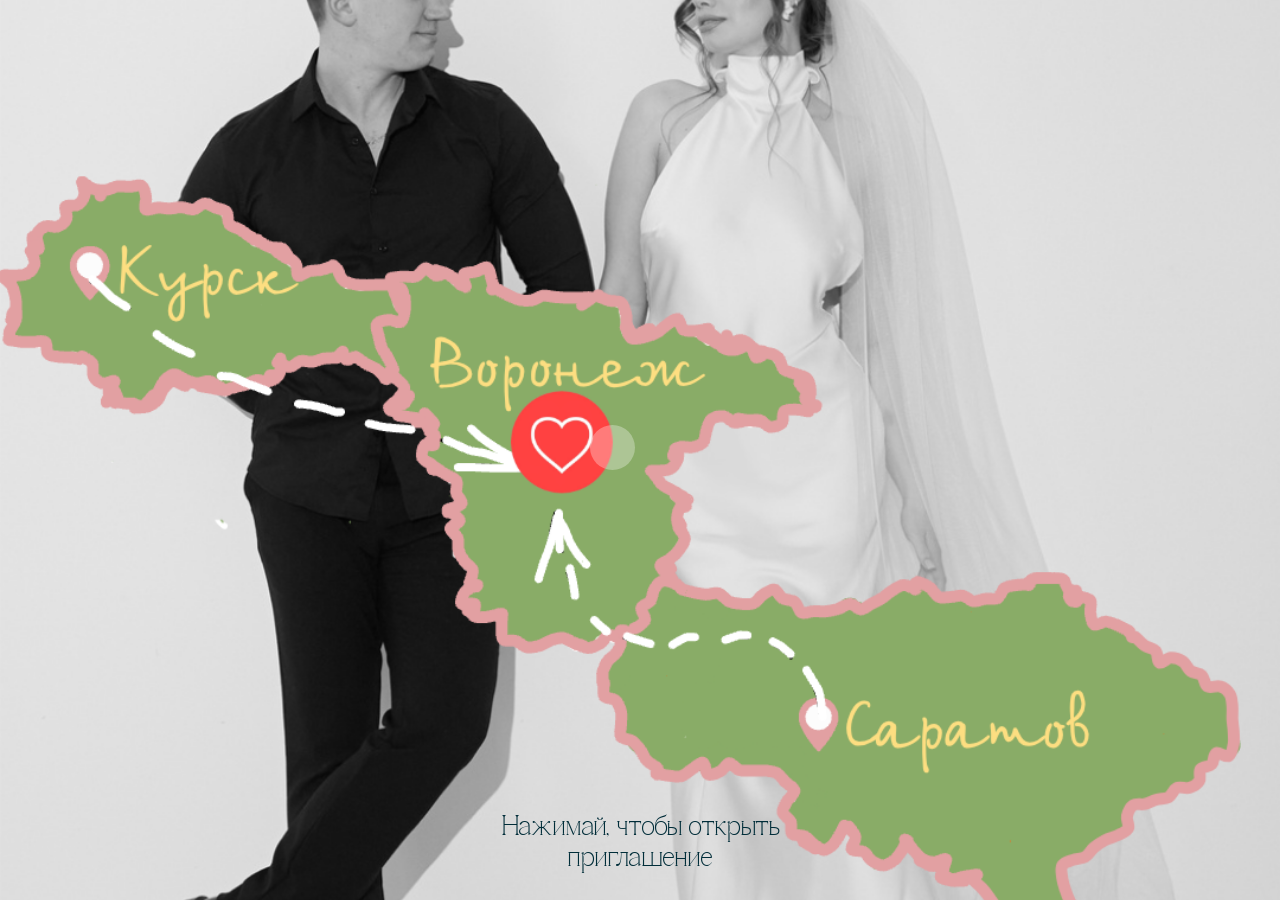
<file: index.html>
<!DOCTYPE html>
<html lang="ru"><head><meta http-equiv="Content-Type" content="text/html; charset=UTF-8">
    
    <meta name="viewport" content="width=device-width, initial-scale=1.0">
    <title>Мой дом - это ты</title>
    <link href="./Приглашение_files/css2" rel="stylesheet">
    <link rel="preconnect" href="https://fonts.googleapis.com/">
    <link rel="preconnect" href="https://fonts.gstatic.com/" crossorigin="">
    <link href="./Приглашение_files/css2(1)" rel="stylesheet">
    
<link href="https://fonts.googleapis.com/css2?family=Poiret+One&display=swap" rel="stylesheet">
<link href="https://fonts.googleapis.com/css?family=Great+Vibes&display=swap" rel="stylesheet">
<link href="https://fonts.googleapis.com/css2?family=Cormorant+Infant&display=swap" rel="stylesheet">
    
    <link href="./Приглашение_files/css2(2)" rel="stylesheet">
    <link href="./Приглашение_files/css2(3)" rel="stylesheet">
    <link href="./Приглашение_files/css2(4)" rel="stylesheet">
    <link rel="stylesheet" href="./Приглашение_files/styles.css">
    <link rel="stylesheet" href="./Приглашение_files/adaptive.css">

</head>
<body>
<div id="preloader">
    
<audio id="bgMusic" loop="">
        <source src="Приглашение_files/вступление_слова.mp3" type="audio/mpeg">
    </audio>

    <div class="preloader-text">
        <div class="preloader-name fraza">
            
        </div>


        <div class=" open-btn">
            <div class="pulse-circle"></div>
           

        </div>
    </div>
    <div class="najimai">Нажимай, чтобы открыть <br> приглашение</div>
</div>
    
<div id="content">
    <div class="background-wrapper">
<button id="music-toggle" style="position: fixed; top: 4%; right: 8%; z-index: 1000; display: block;">🔊</button>
    </div>
    
    
<section class="main hidden">
    
</section>


    <div class="suitcase-container hidden">
          <div class="suitcase-text">
              Мы долго и с любовью продумывали <br>
              концепцию этого дня — и нам будет<br>
              очень приятно, если вы поддержите её<br>
              в своих образах. Так мы все будем <br>
              гармонировать друг с другом — и на<br>
              фото, и в моменте</div>
    <img src="Приглашение_files/suitcase-closed.png" class="suitcase-closed" alt="Закрытый чемодан">
    <img src="Приглашение_files/suitcase-opened.png" class="suitcase-opened" style="display:none;" alt="Открытый чемодан">
            <div class="pulse-circle-suitcase"></div>

<div class="dresscode-references">
    <div class="strelka-text">листай
        <br>
        <!-- стрелка SVG (можно ту же, что в примере) -->
        <svg xmlns="http://www.w3.org/2000/svg" version="1.0" width="252.000000pt" height="57.000000pt" viewBox="0 0 252.000000 57.000000" preserveAspectRatio="xMidYMid meet">
            <g transform="translate(0.000000,57.000000) scale(0.100000,-0.100000)" fill="#000000" stroke="none">
                <path d="M2147 443 c-14 -13 -6 -33 20 -58 15 -14 23 -25 18 -25 -6 0 -449 -1 -985 -3 l-975 -3 2 -28 c1 -16 4 -30 6 -33 3 -2 211 1 463 7 713 16 1484 18 1484 3 0 -7 -5 -13 -10 -13 -18 0 -35 -49 -21 -63 9 -9 24 2 67 47 30 33 53 62 52 67 -5 13 -99 109 -107 109 -4 0 -11 -3 -14 -7z"/>
            </g>
        </svg>
    </div>
    <div class="strelka-images">
        <img src="Приглашение_files/reference1.png" alt="зеленый">
        <img src="Приглашение_files/reference2.png" alt="розовый">
        <img src="Приглашение_files/reference4.png" alt="голубой">
        <img src="Приглашение_files/reference5.png" alt="бежевый">
        <img src="Приглашение_files/reference6.png" alt="желтый">
    </div>
</div>
        
    </div>

<div class="location hidden">
    <div class="strelka-text">листай
        <br>
        <!-- стрелка SVG (можно ту же, что в примере) -->
        <svg xmlns="http://www.w3.org/2000/svg" version="1.0" width="252.000000pt" height="57.000000pt" viewBox="0 0 252.000000 57.000000" preserveAspectRatio="xMidYMid meet">
            <g transform="translate(0.000000,57.000000) scale(0.100000,-0.100000)" fill="#000000" stroke="none">
                <path d="M2147 443 c-14 -13 -6 -33 20 -58 15 -14 23 -25 18 -25 -6 0 -449 -1 -985 -3 l-975 -3 2 -28 c1 -16 4 -30 6 -33 3 -2 211 1 463 7 713 16 1484 18 1484 3 0 -7 -5 -13 -10 -13 -18 0 -35 -49 -21 -63 9 -9 24 2 67 47 30 33 53 62 52 67 -5 13 -99 109 -107 109 -4 0 -11 -3 -14 -7z"/>
            </g>
        </svg>
    </div>
    <div class="location-images">
        <img src="Приглашение_files/usadba1.png" alt="">
        <img src="Приглашение_files/usadba2.png" alt="">
        <img src="Приглашение_files/usadba3.png" alt="">
    </div>
</div>    

<section class="program">
    <div class="container">
        <div class="program-title hidden">
            
        </div>
        <div class="time-line-svg">
            <!-- СЮДА ВСТАВЬТЕ СВОЙ SVG (можно тот же, что в примере, или другой) -->
            <svg xmlns="http://www.w3.org/2000/svg" version="1.0" width="735.000000pt" height="1800.000000pt" viewBox="0 0 735.000000 1800.000000" preserveAspectRatio="xMidYMid meet">
                    <g transform="translate(0.000000,1800.000000) scale(0.100000,-0.100000)" fill="#a97a7a" stroke="none">
                        <path d="M3269 17940 c-44 -23 -89 -79 -112 -138 -22 -55 -22 -191 -1 -263 26 -91 113 -254 177 -331 184 -222 420 -408 518 -408 30 0 145 49 159 68 3 4 39 33 80 64 41 31 91 73 110 93 18 19 43 35 55 35 14 0 52 -33 111 -95 49 -53 109 -117 134 -144 91 -96 246 -279 357 -420 28 -36 58 -73 65 -82 21 -22 131 -170 150 -199 8 -14 30 -41 47 -60 17 -19 31 -39 31 -43 0 -5 12 -24 27 -44 30 -39 79 -115 170 -261 32 -52 66 -106 75 -120 10 -15 24 -40 32 -57 8 -16 28 -52 45 -80 32 -54 165 -319 200 -400 12 -27 28 -63 36 -80 7 -16 23 -57 36 -90 13 -33 27 -64 31 -69 4 -6 8 -18 8 -28 0 -9 6 -32 14 -50 24 -56 43 -111 61 -173 10 -33 22 -71 27 -85 6 -14 14 -45 19 -70 4 -25 18 -83 29 -130 12 -47 26 -115 30 -152 5 -38 12 -73 16 -80 4 -6 10 -52 15 -102 4 -50 12 -140 19 -201 21 -189 6 -413 -50 -740 -18 -106 -69 -283 -106 -373 -8 -18 -14 -37 -14 -42 0 -10 -38 -97 -86 -195 -32 -67 -90 -170 -125 -223 -16 -24 -29 -47 -29 -53 0 -5 -5 -9 -10 -9 -6 0 -14 -8 -17 -17 -28 -75 -301 -369 -405 -436 -15 -9 -35 -25 -45 -35 -31 -32 -251 -169 -353 -220 -25 -13 -52 -27 -60 -32 -14 -8 -117 -55 -190 -87 -19 -8 -48 -21 -65 -29 -16 -7 -42 -16 -58 -20 -15 -3 -30 -10 -33 -15 -3 -5 -12 -9 -21 -9 -8 0 -29 -6 -46 -13 -52 -22 -100 -38 -137 -47 -19 -4 -48 -13 -65 -18 -93 -32 -314 -88 -399 -103 -27 -5 -54 -13 -60 -19 -5 -5 -29 -10 -52 -10 -24 0 -55 -5 -71 -12 -15 -6 -53 -14 -83 -19 -71 -9 -182 -27 -245 -40 -27 -6 -81 -14 -118 -19 -37 -5 -77 -12 -89 -16 -11 -3 -55 -10 -97 -14 -159 -18 -257 -31 -296 -41 -22 -6 -78 -15 -125 -20 -47 -4 -94 -13 -105 -18 -11 -6 -45 -12 -75 -14 -64 -4 -187 -24 -245 -38 -22 -6 -69 -15 -105 -20 -36 -5 -74 -14 -85 -19 -11 -5 -36 -11 -55 -14 -45 -6 -155 -32 -189 -44 -14 -5 -53 -17 -86 -26 -33 -10 -73 -24 -88 -32 -16 -8 -34 -14 -42 -14 -12 0 -145 -54 -175 -71 -8 -4 -37 -20 -65 -34 -56 -28 -64 -33 -150 -89 -75 -50 -267 -240 -288 -286 -4 -8 -16 -28 -26 -45 -11 -16 -29 -50 -41 -75 -12 -25 -26 -53 -31 -63 -6 -10 -18 -46 -28 -80 -64 -219 -74 -309 -53 -477 18 -147 59 -270 157 -470 41 -84 35 -73 107 -195 29 -49 56 -91 61 -93 4 -2 7 -8 7 -14 0 -6 14 -27 30 -48 17 -21 30 -41 30 -44 0 -6 73 -107 108 -151 4 -5 36 -48 72 -94 35 -47 71 -92 79 -101 9 -9 45 -53 81 -96 36 -43 69 -84 75 -90 5 -6 44 -49 85 -94 176 -195 513 -539 605 -617 17 -14 66 -60 110 -102 44 -42 111 -103 150 -136 38 -33 76 -67 85 -76 8 -9 49 -45 90 -80 41 -35 81 -71 90 -79 9 -8 47 -40 85 -70 37 -30 75 -63 84 -72 8 -10 19 -18 23 -18 5 0 16 -8 27 -17 10 -10 33 -29 52 -43 18 -14 40 -32 48 -41 9 -8 45 -37 81 -64 36 -27 67 -52 70 -55 9 -10 150 -124 186 -149 19 -13 34 -29 34 -35 0 -7 -33 -27 -72 -45 -40 -18 -86 -39 -103 -46 -104 -47 -172 -78 -185 -85 -9 -4 -49 -24 -90 -45 -41 -20 -82 -41 -90 -46 -8 -5 -22 -12 -30 -15 -8 -3 -22 -9 -30 -14 -8 -5 -35 -19 -60 -32 -25 -12 -76 -41 -115 -63 -38 -23 -77 -44 -85 -48 -8 -4 -28 -16 -45 -27 -16 -11 -39 -24 -50 -29 -11 -5 -37 -21 -58 -35 -21 -14 -40 -26 -42 -26 -2 0 -21 -12 -42 -26 -21 -14 -48 -30 -60 -35 -13 -5 -23 -13 -23 -19 0 -5 -4 -10 -10 -10 -5 0 -39 -20 -76 -45 -36 -25 -67 -45 -70 -45 -5 0 -202 -143 -226 -165 -10 -8 -21 -15 -25 -15 -5 0 -24 -14 -43 -31 -19 -16 -71 -58 -115 -91 -44 -34 -91 -72 -105 -84 -14 -12 -61 -53 -105 -91 -206 -175 -504 -476 -627 -633 -23 -30 -45 -57 -48 -60 -15 -13 -80 -98 -80 -104 0 -4 -9 -17 -21 -29 -26 -28 -163 -234 -196 -296 -7 -13 -23 -42 -35 -65 -12 -22 -27 -48 -33 -56 -19 -27 -119 -254 -144 -330 -31 -91 -53 -173 -70 -262 -6 -32 -16 -84 -23 -115 -20 -99 -22 -294 -4 -357 9 -30 16 -70 16 -89 0 -36 21 -118 46 -175 8 -18 14 -40 14 -50 0 -9 7 -26 15 -36 8 -11 15 -25 15 -32 0 -12 32 -85 53 -119 6 -11 25 -42 41 -70 99 -165 399 -480 705 -740 46 -38 90 -77 99 -86 10 -8 46 -39 82 -68 36 -30 83 -68 105 -87 55 -45 187 -147 330 -254 66 -49 128 -96 137 -105 10 -8 22 -15 28 -15 5 0 10 -4 10 -9 0 -4 30 -29 67 -54 38 -25 105 -72 150 -104 232 -163 230 -162 559 -381 10 -7 27 -15 37 -18 9 -4 17 -10 17 -15 0 -4 11 -14 24 -21 13 -7 76 -48 139 -91 74 -49 126 -77 143 -77 26 0 24 2 -20 32 -26 18 -55 38 -64 43 -9 6 -44 28 -77 50 -33 22 -68 44 -77 50 -70 43 -506 340 -538 367 -19 17 -51 36 -72 44 -10 3 -18 10 -18 14 0 5 -17 19 -38 31 -20 13 -63 42 -94 66 -31 24 -61 43 -66 43 -6 0 -12 3 -14 8 -2 4 -27 25 -57 46 -30 21 -59 43 -65 48 -6 5 -60 46 -121 90 -60 45 -114 87 -120 93 -5 7 -39 34 -75 61 -36 26 -130 103 -210 169 -183 152 -194 161 -244 210 -22 22 -59 55 -81 74 -22 19 -98 91 -170 161 -267 261 -349 362 -440 550 -80 165 -111 268 -134 441 -50 382 76 821 369 1283 54 85 223 316 282 386 17 19 53 62 82 95 69 80 384 396 471 471 64 56 93 81 164 139 13 11 33 28 42 37 49 47 501 378 516 378 3 0 22 13 42 29 31 25 64 46 185 119 11 7 35 22 51 32 17 11 39 24 50 30 11 6 34 19 50 30 17 11 39 24 50 30 11 6 47 26 80 45 33 19 110 59 170 90 106 54 125 64 163 85 42 23 171 82 302 140 41 18 89 38 105 46 77 34 50 48 339 -163 75 -55 133 -96 286 -202 61 -42 257 -174 292 -196 9 -5 49 -32 90 -60 40 -27 80 -53 88 -58 8 -4 27 -15 41 -25 15 -9 70 -44 123 -77 54 -33 109 -68 124 -77 15 -10 36 -22 47 -28 11 -6 34 -19 50 -30 17 -11 53 -31 80 -45 28 -14 64 -35 80 -45 17 -11 39 -24 50 -30 11 -6 47 -26 80 -44 33 -19 96 -53 140 -76 44 -22 87 -45 95 -50 37 -22 263 -130 273 -130 6 0 18 -6 26 -13 9 -8 68 -35 131 -61 63 -27 129 -54 145 -61 17 -7 47 -20 68 -29 21 -9 44 -16 52 -16 9 0 23 -4 33 -10 24 -14 101 -40 143 -49 19 -4 41 -11 48 -15 16 -10 111 -35 176 -46 28 -5 75 -14 105 -20 74 -16 361 -7 413 12 21 8 43 20 49 26 7 7 17 12 24 12 6 0 34 21 62 47 98 92 134 230 112 425 -7 62 -19 131 -26 153 -8 22 -14 50 -14 63 0 13 -5 33 -12 45 -6 12 -15 35 -19 52 -4 16 -17 55 -29 85 -12 30 -26 68 -31 84 -16 54 -123 260 -171 332 -27 39 -48 76 -48 82 0 6 18 31 40 57 87 101 174 243 218 360 44 114 65 289 42 349 -14 38 -76 102 -123 127 -35 20 -57 23 -133 23 -125 -1 -172 -28 -335 -196 -52 -54 -99 -98 -104 -98 -4 0 -45 40 -92 89 -91 98 -146 141 -238 191 -152 83 -311 16 -358 -151 -10 -35 -20 -70 -22 -76 -5 -15 -110 -9 -248 13 -103 17 -469 19 -537 3 -25 -6 -92 -14 -150 -19 -118 -9 -286 -35 -325 -50 -15 -6 -40 -10 -56 -10 -16 0 -57 -7 -92 -16 -192 -48 -295 -76 -322 -85 -16 -6 -48 -15 -70 -20 -22 -4 -65 -18 -95 -29 -30 -12 -68 -25 -85 -30 -53 -15 -221 -75 -293 -106 -18 -8 -39 -14 -48 -14 -12 0 -207 139 -224 160 -3 3 -45 37 -95 75 -49 38 -106 83 -126 99 -19 17 -66 56 -104 86 -38 30 -76 62 -85 71 -9 8 -38 32 -64 52 -26 20 -76 62 -111 94 -34 32 -91 83 -126 113 -34 30 -89 79 -121 107 -31 29 -69 63 -84 75 -29 25 -85 79 -310 299 -199 195 -386 393 -513 544 -23 28 -66 77 -94 109 -164 188 -425 568 -511 744 -89 181 -131 283 -146 357 -5 22 -14 54 -21 70 -20 49 -16 326 5 405 68 252 142 395 271 526 52 52 179 154 240 191 44 27 222 113 234 113 7 0 25 6 39 14 43 22 161 64 212 76 19 4 48 13 63 19 16 6 39 11 52 11 13 0 36 5 52 12 29 12 115 31 213 48 30 5 73 14 95 19 22 6 61 11 86 11 25 0 54 7 65 15 10 8 42 15 69 15 28 1 70 5 95 11 25 5 79 14 120 19 41 5 98 14 125 19 28 5 75 10 105 10 30 1 66 7 80 14 15 8 63 17 108 20 45 4 91 11 101 17 11 5 41 10 68 10 26 1 75 7 108 15 33 8 77 15 99 15 21 0 59 7 85 14 25 8 75 20 111 26 134 22 166 28 193 39 16 6 45 11 65 11 20 1 48 7 62 15 14 8 35 14 46 15 12 0 46 7 75 16 30 8 79 22 109 30 30 8 69 20 85 26 17 5 48 14 70 19 21 6 44 14 50 18 5 5 21 11 35 14 28 6 80 23 125 42 17 7 50 20 75 30 25 10 59 23 75 30 55 23 300 146 330 165 17 11 41 24 54 30 27 12 159 98 178 116 6 6 34 25 62 43 28 18 51 37 51 42 0 5 5 9 11 9 16 0 214 196 273 270 83 104 148 198 205 295 29 50 57 97 62 105 5 8 12 22 15 30 11 26 65 144 76 165 6 11 15 33 19 50 4 16 17 55 29 85 23 58 32 85 51 160 6 25 17 68 24 95 69 253 94 665 60 945 -18 146 -42 298 -57 355 -5 22 -12 54 -14 70 -3 17 -11 54 -19 83 -8 28 -22 78 -31 110 -8 31 -20 71 -26 87 -5 17 -14 44 -18 60 -19 67 -72 211 -81 220 -5 5 -9 18 -9 30 0 12 -7 30 -15 41 -8 10 -15 25 -15 32 0 21 -185 401 -255 527 -19 33 -39 69 -45 80 -6 11 -19 34 -30 50 -11 17 -23 37 -27 45 -3 8 -21 38 -38 65 -18 28 -50 77 -71 110 -21 33 -43 68 -49 77 -53 91 -491 665 -523 687 -4 3 -15 16 -24 29 -8 12 -51 62 -95 110 -44 48 -102 112 -129 142 -27 30 -85 92 -129 138 -44 46 -82 88 -84 93 -2 6 7 21 19 34 51 54 173 279 192 353 5 21 14 55 20 77 6 22 11 81 12 132 1 87 -1 94 -29 135 -95 134 -273 157 -415 53 -26 -19 -90 -79 -143 -135 -62 -64 -101 -98 -110 -94 -8 3 -29 23 -47 45 -53 66 -211 198 -276 229 -75 37 -176 41 -235 10z m2121 -11365 c36 -8 101 -15 145 -15 102 -1 116 -11 140 -105 30 -117 65 -192 144 -310 87 -128 311 -340 446 -423 52 -32 68 -37 120 -37 52 0 68 5 115 35 30 19 63 43 72 53 10 9 22 17 26 17 5 0 28 18 53 40 57 51 76 57 100 31 10 -11 19 -22 19 -25 0 -3 14 -26 31 -51 38 -57 119 -212 119 -230 0 -7 6 -18 14 -24 8 -6 16 -24 19 -39 3 -15 23 -79 44 -142 67 -195 78 -256 77 -425 0 -119 -3 -157 -16 -180 -9 -17 -19 -37 -22 -45 -25 -65 -92 -120 -196 -161 -47 -18 -311 -24 -388 -8 -31 6 -77 15 -102 19 -56 11 -147 34 -180 47 -14 6 -52 18 -85 28 -77 23 -212 73 -247 91 -14 8 -32 14 -39 14 -6 0 -37 12 -68 26 -31 14 -76 35 -101 46 -25 11 -85 39 -135 63 -49 24 -97 46 -105 49 -8 3 -22 10 -30 14 -8 5 -24 14 -36 20 -12 6 -61 32 -110 58 -49 26 -122 64 -163 86 -41 21 -79 42 -85 47 -6 5 -40 24 -76 43 -36 19 -83 46 -106 60 -23 15 -56 35 -75 45 -19 10 -52 30 -74 44 -22 14 -47 29 -55 33 -22 10 -47 26 -118 74 -35 23 -65 42 -68 42 -2 0 -32 19 -67 43 -34 24 -69 46 -77 50 -19 9 -44 26 -187 123 -219 149 -258 177 -315 220 -31 24 -59 44 -63 44 -3 0 -68 47 -145 105 -77 58 -144 105 -150 105 -6 0 -10 10 -8 22 2 15 13 26 33 32 29 8 44 14 125 49 19 8 50 18 67 21 18 4 35 12 38 17 4 5 18 9 32 9 13 0 37 6 51 14 27 14 74 28 212 66 41 12 83 25 92 31 10 5 30 9 44 9 14 0 47 6 73 14 89 28 232 58 361 76 36 5 88 14 115 19 28 5 79 10 115 11 36 1 85 7 110 14 66 19 455 20 540 1z"></path>
                    </g>
                </svg>
                

            <div class="timeline">
                <!-- СОБЫТИЕ 1 (слева сверху) -->
                <div class="event event-one">
                    <div class="time-info">
                        <div class="time-info-time hidden">14:30</div>
                        <div class="description fonts hidden-right">
                            <span>ВЕЛКОМ</span>
                            <br>
                            
                            <br>
                           
                        </div>
                    </div>
                </div>

                <!-- СОБЫТИЕ 2 (справа, чуть ниже) -->
                <div class="event event-two">
                    <div class="time-info">
                        <div class="time-info-time hidden">15:00</div>
                        <div class="description fonts hidden-right">
                            <span>ТОРЖЕСТВЕННАЯ ЦЕРЕМОНИЯ</span>
                            <br>
                            
                            <br>
                            
                        </div>
                    </div>
                </div>

                <!-- СОБЫТИЕ 3 (слева, ещё ниже) -->
                <div class="event event-three">
                    <div class="time-info">
                        <div class="time-info-time hidden">16:00</div>
                        <div class="description fonts hidden-right">
                            <span>НАЧАЛО<br>БАНКЕТА</span>
                            <br>
                            
                        </div>
                    </div>
                </div>

                <!-- СОБЫТИЕ 4 (справа, внизу) – ДОБАВЛЯЕМ -->
                <div class="event event-four">
                    <div class="time-info">
                        <div class="time-info-time hidden">22:00</div>
                        <div class="description fonts hidden-right">
                            <span>ЗАВЕРШЕНИЕ ВЕЧЕРА</span>
                            <br>
                           
                            <br>
                            
                        </div>
                    </div>
                </div>
            </div>
        </div>
    </div>
</section>
<section class="wishes">
    <div class="container hidden">
       
        <div class="wishes-text">
            Нам очень дорога ваша забота и внимание
   и мы будем очень рады любому подарку! 
   И неважно, в какой конверт вы его упакуете
            <br>
            <br>
            Мы не успеем насладиться красотой живых цветов,<br> 
    поэтому мы будем очень признательны,<br> 
    если вместо букета вы сделаете другое доброе дело<br> 
    или просто поделитесь с нами своим теплом 
            <br>
            <br>
            
        </div>
    </div>
</section>

    
<section class="organizer">
    <div class="container hidden">
        
        <div class="organizer-text">
            Если вы хотите сделать для нас сюрприз или уточнить детали торжества, 
            свяжитесь, пожалуйста, с нашим замечательным организатором 
           
        </div>
        <div class="organizer-name fonts">
            Мария
        </div>
        <a href="tel:+79304109330">+7 930 410 93 30</a>
    </div>
</section>

<section class="presence">
    <div class="container hidden">
        <div class="presence-title fonts">
          
        </div>
        <div class="presence-text">
            Осенью вы уже сказали нам "ДА", теперь просим вас подтвердить своё присутствие в анкете, чтобы мы смогли всё предусмотреть. Ждём ваши ответы до 10 июля.
        </div>

        <form class="wedding-form">
           
            <fieldset>
                <legend>Имя и фамилия</legend>
                <input type="text" name="fullname" placeholder="Введите имя" wfd-id="id2">
            </fieldset>
            
            <fieldset>
                <legend>Планируете ли вы присутствовать на свадьбе?</legend>
                <label><input type="radio" name="attendance" value="yes" wfd-id="id0">Да, с удовольствием!</label>
                <label><input type="radio" name="attendance" value="no" wfd-id="id1"> К сожалению, не смогу</label>
            </fieldset>

             <fieldset>
                <legend>Нужен ли вам трансфер до площадки? (с площади Ленина)?</legend>
                <label><input type="radio" name="transfer" value="da" wfd-id="id10">Да</label>
                <label><input type="radio" name="transfer" value="net" wfd-id="id11">Доберусь самостоятельно</label>
            </fieldset>

            <fieldset>
                <legend>Есть ли у вас аллергия на какие-либо продукты?“ Если да — напишите, на что именно. Это очень важно для нас: так мы точно знаем, как организовать питание</legend>
                <input type="text" name="allergy" placeholder="Введите на что именно" wfd-id="id12">
            </fieldset>
            
            <fieldset>
                <legend>Предпочтение по напиткам</legend>
                <p class="des">Можно выбрать несколько вариантов</p>
                <label><input type="checkbox" name="drink" value="champagne" wfd-id="id3"> шампанское</label>
                <label><input type="checkbox" name="drink" value="red_wine" wfd-id="id4"> вино красное</label>
                <label><input type="checkbox" name="drink" value="white_wine" wfd-id="id5"> вино белое</label>
                <label><input type="checkbox" name="drink" value="cognac" wfd-id="id6"> коньяк</label>
                
                <label><input type="checkbox" name="drink" value="vodka" wfd-id="id8"> водка</label>
                <label><input type="checkbox" name="drink" value="no_alcohol" wfd-id="id9">безалкогольные напитки</label>
            </fieldset>
<!--            <fieldset>-->
<!--                <legend>Есть ли у вас пожелания по организации свадьбы</legend>-->
<!--                <textarea name="wishes" placeholder="Напишите пожелания"></textarea>-->
<!--            </fieldset>-->
            <button type="submit">Отправить</button>
        </form>
    </div>
</section>
<section class="timout">
    <div class="container">
        <div class="timout-title">
            До свадьбы осталось:
        </div>
        <div id="countdown">
            <div class="time-box">
                <span id="days">36</span>
                <p>Дней</p>
            </div>
            <div class="time-box">
                <span id="hours">1</span>
                <p>Часов</p>
            </div>
            <div class="time-box">
                <span id="minutes">40</span>
                <p>Минут</p>
            </div>
            <div class="time-box">
                <span id="seconds">7</span>
                <p>Секунд</p>
            </div>
        </div>

    </div>
</section>
</div>
<script src="./Приглашение_files/script.js"></script>


</body></html>
</file>
<file: Приглашение_files/styles.css>
@font-face {
    font-family: "Felidae";
    src: url("../fonts/Felidae.ttf") format("truetype");
}
@font-face {
    font-family: "Caviar Dreams";
    src: url("../fonts/CaviarDreams.ttf") format("truetype");
    /* если у вас есть другие начертания (жирное, курсив), добавьте отдельные блоки */
}
* {
    margin: 0;
    padding: 0;
}
/*тут добавил че-то странное*/
overflow-x: hidden;
    width: 100%;
/*тут конец странностям*/
.container {
    max-width: 1100px;
    margin: 0 auto;
    color: #002D39;
    font-family: "Poiret One", sans-serif;

}

.hidden {
    opacity: 0;
    transform: translateY(50px);
    transition: opacity 0.8s ease-out, transform 0.8s ease-out;
}
.hidden-center {
    opacity: 0;
    transform: scale(0); /* уменьшаем до центра */
    transition: opacity 0.8s ease-out, transform 0.8s ease-out;
}

.show-center {
    opacity: 1;
    transform: scale(1); /* нормальный размер */
}
.show {
    opacity: 1;
    transform: translateY(0);
}

.fonts {
    font-family: "Great Vibes", sans-serif;
}
/*для тацминга*/
.hidden-right {
    opacity: 0;
    transform: translateX(50px);
    transition: opacity 0.8s ease, transform 0.8s ease;
}
.hidden-right.show {
    opacity: 1;
    transform: translateX(0);
}
/*для тайминга*/

#preloader {
    touch-action: pan-y;
    background-color: pink;          /* запасной фон */
    background-image: url('fon.png');
    background-size: cover;
    background-position: center;
    background-repeat: no-repeat;
    position: fixed;
    width: 100%;
    height: 100%;
    display: flex;
    align-items: center;
    justify-content: center;

top: 0;
left: 0;
padding: 0;
margin: 0;  
box-sizing: border-box;
    
    color: white;
    font-size: 24px;
    font-family: Arial, sans-serif;
    flex-direction: column;
    opacity: 1;
    transition: opacity 1s ease;
    text-align: center;
    overflow: hidden;
}

/*тут начал пихать музоннннннннннннннннннннннннннннннннннннннннннннннннннннннннннннннннннннннннннннннннннннннннннннннннннннннннннннннннннн*/
#music-toggle {
    background-color: rgba(255, 255, 255, 0.5);
    border-radius: 50%;
    padding: 10px 10px 12px 12px;
    font-size: 20px;
    cursor: pointer;
    width: 50px;
    height: 50px;
    box-sizing: border-box;
    border: 1px solid gray;
    transition: background-color 0.3s;
}
#music-toggle:hover {
    background-color: rgba(255, 255, 255, 0.5);
}

button {
    -webkit-appearance: none;
    -moz-appearance: none;
    appearance: none;
    background: white;
    width: 100%;
    padding: 10px;
    border: 1px solid black;
    color: black;
    border-radius: 5px;
    cursor: pointer;
    font-size: 16px;
    font-weight: bold;
}
button:hover {
    background: gray;
}
button:focus {
    outline: none;
}
.music-container {
    display: flex;
    align-items: center;
    justify-content: space-between;
    margin-top: 50px;
    gap: 30px;
    margin-bottom: 30px;
}

.music-button {
    position: relative;
    display: flex;
    align-items: center;
    justify-content: center;
    order: 2;
}


.music-btn {
    width: 50px;
    height: 50px;
    background: transparent !important;
    border: 1px solid black;
    border-radius: 50%;
    color: black;
    display: flex;
    align-items: center;
    justify-content: center;
    font-size: 24px;
    cursor: pointer;
    position: relative;
    z-index: 2;
    order: 2;
}



.music-text {
    font-size: 30px;
    text-align: left;
    color: #706556;
    order: 1;
}

/*тут закончил пихать стили для музонаааааааааааааааааааааааааааааааааааааааааааааааааааааааааааааааааааааааааааааааааааа*/

#bg-video {
    position: absolute;
    top: 50%;
    left: 50%;
    width: 100%;
    height: 100%;
    object-fit: cover;
    transform: translate(-50%, -50%);
    z-index: -1;
}

.preloader-text {
    position: relative;
    z-index: 1;
    /*background: rgba(0, 0, 0, 0.3); !* Затемнённый фон для текста *!*/
    padding: 70px;
    border-radius: 10px;
    display: flex;
    align-items: center;
    justify-content: center;
    flex-direction: column;

}

#content {
    background-color: #d9d9d9;
    display: none;
    opacity: 0;
    transition: opacity 1s ease;
}

.open {
    margin-top: 0px;
}

.preloader-wed-day, .preloader-name, .razblock {
    opacity: 0;
    transform: scale(0.8);
    filter: blur(10px);
    animation: fadeInScale 1s ease-out forwards;
}
.najimai {
    position: fixed;
    bottom: 25px;          /* отступ от нижнего края – регулируйте */
    left: 0;
    right: 0;
    margin: 0 auto;
    width: fit-content;    /* ширина по содержимому, чтобы центрировалось */
    z-index: 1;            /* повыше, чтобы не перекрывался другими элементами */
    /* все остальные свойства оставляем без изменений */
    
    border-radius: 10px;
    display: flex;
    align-items: center;
    justify-content: center;
    flex-direction: column;
white-space: nowrap;        /* запрещает перенос по словам */
    text-align: center;          /* выравнивание текста по центру внутри блока */
    font-size: 28px;
    font-family: "Felidae", sans-serif;
    color: #002D39;
    font-weight: 500;
   
    
    opacity: 0;
    transform: scale(0.8);
    filter: blur(10px);
    animation: fadeInScale 1s ease-out forwards;
}
.open-btn {
    position: relative;
    width: 105px; /* Задайте нужный размер */
    height: 105px;
    margin-left: -55px;   /* сдвиг влево (положительное значение — вправо, отрицательное — влево) */
    margin-top: -35px;    /* сдвиг вниз */
    display: flex;
    align-items: center;
    justify-content: center;
}

.pulse-heart {
    width: 63px; /* Размер сердечка */
    height: 63px;
    animation: heartPulse 1s infinite;
    z-index: 2;
}

.pulse-circle {
    position: absolute;
    width: 45px;
    height: 45px;
    border-radius: 50%;
    background-color: rgba(255, 253, 253, 0.3);
    animation: circlePulse 1s infinite;
    z-index: 1;
}

@keyframes heartPulse {
    0%, 100% {
        transform: scale(1);
    }
    50% {
        transform: scale(1.5);
    }
}

@keyframes circlePulse {
    0% {
        transform: scale(1);
        opacity: 0.6;
    }
    70% {
        transform: scale(2);
        opacity: 0;
    }
    100% {
        transform: scale(1);
        opacity: 0;
    }
}


.razblock {
    font-family: "Felidae", sans-serif;
}
.preloader-name.fraza {
    font-size: 30px;
    margin-bottom: 30px;
    font-family: "Felidae", sans-serif;
    animation-delay: 0.6s;
}

.razblock {
    animation-delay: 0.9s;
}

.open-btn img {
    width: 37px;
}

@keyframes fadeInScale {
    from {
        opacity: 0;
        transform: scale(0.8);
        filter: blur(10px);
    }
    to {
        opacity: 1;
        transform: scale(1);
        filter: blur(0);
    }
}

.background-wrapper {

    background-color: pink;          /* запасной фон */
    background-image: url("2fon.png"); /* путь к вашей картинке */
    background-size: cover;          /* картинка покрывает всю область, сохраняя пропорции */
    background-position: center;
    background-repeat: no-repeat;    /* не повторяет */
    width: 100%;              /* ширина 100% */
    height: 100vh;            /* высота на весь экран */   
    display: flex;
    align-items: center;      /* выравнивание по вертикали */
    justify-content: center;  /* выравнивание по горизонтали */
    
    font-family: "Poiret One", sans-serif; /*шрифт*/
    color: #002D39; /*цвет*/
   
    min-height: 100vh;        /* гарантия для мобильных браузеров */
    box-sizing: border-box
     
}

/*.invite {
    background-image: url("images/background.jpeg");
    display: flex;
    justify-content: center;
    align-items: center;
    padding: 200px 0 150px 0;
    position: relative;
}
.invite img {
    position: absolute;
    top: -201px;
    left: -159px;
    z-index: 1;
    rotate: 183deg;
    opacity: 0.4;
}

.invite .invite-name {
    font-size: 16px;
    text-align: center;
    z-index: 2;
    position: relative;
}*/

/*.date {
    background-image: url("images/background.jpeg");
    display: flex;
    justify-content: center;
    align-items: center;
    padding: 0 0 150px 0;
}

.date-image {
    position: relative;
    align-items: center;
    display: flex;
    justify-content: center;
}

.date-image img {
    display: block;
    max-width: 100%;
    z-index: 55555;
}

.date-image::before {
    content: "";
    position: absolute;
    top: 50%;
    left: 50%;
    transform: translate(-50%, -50%);
    width: 100%;
    height: 100%;
    background: url('images/background.jpeg') center/cover no-repeat;
    opacity: 0.4;
    z-index: 1;
}

.date-time {
    font-size: 65px;
    text-align: center;
    margin-top: 20px;
    margin-bottom: 20px;
}
.data-text {
    font-size: 65px;
    text-align: center;
}*/

.main {
    background-color: #003d4f;
    
    background-image: url("3fon.png");
    background-size: cover;          /* картинка покрывает всю область, сохраняя пропорции */
    background-position: center;
    background-repeat: no-repeat;    /* не повторяет */
    width: 100%;              /* ширина 100% */
    height: 100vh;            /* высота на весь экран */   
    display: flex;
    align-items: center;      /* выравнивание по вертикали */
    justify-content: center;  /* выравнивание по горизонтали */
    
    font-family: "Poiret One", sans-serif; /*шрифт*/
    color: #002D39; /*цвет*/
   
    min-height: 100vh;        /* гарантия для мобильных браузеров */
    box-sizing: border-box

}

/*.main img {
    right: -133px;
    position: absolute;
    top: -300px;
    z-index: 1;
    rotate: 243deg;
    opacity: 0.4;
}
.main-info {
    color: #f8efea;
    font-size: 65px;
}
.main .no-fonts {
    font-size: 48px;
    margin: 20px 0 20px 0;
    max-width: 650px;
}*/
/*.main-info-location {
    margin-left: 30%;
    margin-top: 20px;

}
.main-info-location p:not(.fonts) {
    font-size: 40px;
}
.main-info-location a {
    font-size: 30px;
    text-decoration: none;
    outline: none;
    color: #f8efea;
    border: 2px solid #f8efea;
    box-sizing: border-box;
    padding: 20px;
    border-radius: 5px;
    display: inline-block;
    cursor: pointer;
    margin-top: 20px;
}
.main-info-location a:hover {
    color: #003d4f;
    background-color: #f8efea;
    border: 2px solid #f8efea;
    box-sizing: border-box;
    padding: 20px;
    border-radius: 5px;
    display: inline-block;
    cursor: pointer;

}*/

.suitcase-container {
    background-color: #003d4f;
    
  
    background-size: cover;          /* картинка покрывает всю область, сохраняя пропорции */
    background-position: center;
    background-repeat: no-repeat;    /* не повторяет */
    width: 100%;              /* ширина 100% */
    height: 100vh;            /* высота на весь экран */   
    display: flex;
    align-items: center;      /* выравнивание по вертикали */
    justify-content: center;  /* выравнивание по горизонтали */
    
    font-family: "Caviar Dreams", sans-serif;
    color: #002D39; /*цвет*/
   
    min-height: 100vh;        /* гарантия для мобильных браузеров */
    box-sizing: border-box;

    overflow: hidden;         /* чтобы ничего не вылезало */
    position: relative;       /* для позиционирования дочерних элементов, если понадобится */
    
}

.suitcase-container img {
    cursor: pointer;
  

    width: 100%;
    height: 100%;
    object-fit: cover;        /* картинка покроет весь контейнер, сохраняя пропорции */
    
    transition: opacity 0.3s ease;  /* плавная смена при переключении */
    position: relative;       /* если хотите, чтобы картинка точно заполняла контейнер */
    top: 0;
    left: 0;
    
}

.pulse-circle-suitcase {
    position: absolute;
    width: 70px;
    height: 70px;
    border-radius: 50%;
    background-color: rgba(255, 253, 253, 0.3);
    animation: circlePulse 1s infinite;
    z-index: 1;
    /* Расположение в нижнем левом углу */
    bottom: 15%;
    left: 15%;
    /* Изначально видим (поскольку на закрытом чемодане) */
    opacity: 1;
    transition: opacity 0.5s ease;
    pointer-events: none; /* чтобы круг не мешал клику по картинке */
}

/* Когда чемодан открыт – скрываем круг и отключаем анимацию */
.suitcase-container.is-open .pulse-circle-suitcase {
    opacity: 0;
    animation: none; /* отключаем пульсацию, чтобы она не переопределяла opacity */

}

/* Текст на закрытом чемодане */
.suitcase-text {
    position: absolute;
    top: 27%;          /* чуть выше? центра – регулируйте под свой макет */
    left: 50%;
    transform: translate(-50%, -50%);
    width: 95%;              /* занимает 95% ширины контейнера */
    max-width: 500px;        /* не шире 500px на больших экранах */
    color: black;    /* или другой контрастный цвет */
    font-family: "Poiret One", sans-serif;
    font-size: 1.3rem; /* можно в rem, чтобы адаптировалось */
    text-align: center;
    white-space: nowrap; /* чтобы не переносился на две строки, если нужно */
    
    
    pointer-events: none; /* чтобы клик проходил сквозь текст на картинку */
    z-index: 2;        /* выше картинок, но ниже круга? можно выше, но круг z-index:1, зададим 2 */
line-height: 1.4;
/*Чтобы текст плавно появлялся после планвного появления фона*/
 opacity: 0;
    transition: opacity 0.8s ease 0.8s; /* задержка 0.8с = время появления контейнера */
    /* остальные ваши стили (position, top, left, transform, font и т.д.) остаются без изменений */
    
}
/* Когда контейнер полностью появился (класс .show) – текст появляется с задержкой */
.suitcase-container.show .suitcase-text {
    opacity: 1;
}
/* Когда чемодан открыт (класс .is-open) – текст исчезает мгновенно (без задержки) */
.suitcase-container.is-open .suitcase-text {
    opacity: 0;
    transition-delay: 0s; /* отключаем задержку, чтобы текст сразу пропадал */
}

/* Когда чемодан закрыт (класс is-open отсутствует) – показываем текст */
/*.suitcase-container:not(.is-open) .suitcase-text {
    opacity: 1;
}*/

/*.suitcase-container.is-open .suitcase-text {
    opacity: 0; 
}*/

/* Блок референсов – изначально скрыт */
.dresscode-references {
   
    width: 100%;
    position: absolute;
    opacity: 0;
     pointer-events: none;
    top: 60%;               
    left: 50%;
    transform: translateX(-50%);
    height: 400px;
    max-width: 700px;
    z-index: 3;
    
    transition: opacity 0.6s ease;
   
}

.suitcase-container.is-open .dresscode-references {
    opacity: 1;
    pointer-events: auto;
}

.strelka-text {
    text-align: left;
    font-size: 18px;
        padding: 0 0 0 2%;
    margin-bottom: 10px;
    color: black;
    text-shadow: 0 1px 3px rgba(0,0,0,0.5);
    display: flex;
    align-items: center;
    gap: 8px;
    position: relative;
    z-index: 5; /* чтобы быть поверх картинок */
}

.strelka-text svg {
    width: 80px;
    height: 30px;
    fill: black;  /* белая стрелка */
}

.strelka-images {
    

width: 100%;                   /* фиксированная ширина = 100% родителя */
    max-width: 100%;               /* ограничение, чтобы не вылезать */
    overflow-x: auto;              /* включает прокрутку */
    
    display: flex;    /* чтобы ширина была по содержимому */
    touch-action: pan-x; /* разрешает только горизонтальную прокрутку */
    
    -webkit-overflow-scrolling: touch;
    scrollbar-width: none;
    -ms-overflow-style: none;
    gap: 20px;
    cursor: grab;
    
   
}

.strelka-images::-webkit-scrollbar {
    display: none;
}

.strelka-images img {
    flex-shrink: 0;
    min-width: 200px;
    height: 350px;           /* увеличено */
    object-fit: cover;
    border-radius: 12px;
    box-shadow: 0 4px 12px rgba(0,0,0,0.4);
    transition: transform 0.2s;
}
/*начал вставять локациюююююююююююююююююююююююююююююююююююююююююююююююююююююююююююююююююююююююююююююююююююю*/
.location {
    background-color: #003d4f;
    flex-direction: column;   /* элементы выстраиваются сверху вниз */
    background-image: url("4fon.png");
    background-size: cover;          /* картинка покрывает всю область, сохраняя пропорции */
    background-position: center;
    background-repeat: no-repeat;    /* не повторяет */
    width: 100%;              /* ширина 100% */
    height: 100vh;            /* высота на весь экран */   
    display: flex;
    align-items: center;      /* выравнивание по вертикали */
    justify-content: center;  /* выравнивание по горизонтали */
    
    font-family: "Caviar Dreams", sans-serif;
    color: #002D39; /*цвет*/
   
    min-height: 100vh;        /* гарантия для мобильных браузеров */
    box-sizing: border-box;

    overflow: hidden;         /* чтобы ничего не вылезало */
    position: relative;       /* для позиционирования дочерних элементов, если понадобится */
    
}

.location .strelka-text {
    text-align: left;          /* выравнивание по левому краю */
    padding-left: 15%;         /* отступ от левого края – можно менять 10–15% */
    width: 100%;               /* чтобы паддинг работал */
    box-sizing: border-box;    /* чтобы паддинг не выходил за пределы */
    /* остальные стили наследуются от глобального .strelka-text */
}

.location-images {
    
box-sizing: border-box;  /* чтобы паддинг не выходил за пределы */
width: 100%;                   /* фиксированная ширина = 100% родителя */
    max-width: 100%;               /* ограничение, чтобы не вылезать */
    overflow-x: auto;              /* включает прокрутку */
    
    display: flex;    /* чтобы ширина была по содержимому */
    touch-action: pan-x; /* разрешает только горизонтальную прокрутку */
    
    -webkit-overflow-scrolling: touch;
    scrollbar-width: none;
    -ms-overflow-style: none;
    gap: 20px;
    cursor: grab;
    
   
}

.location-images::-webkit-scrollbar {
    display: none;
}

.location-images img {
    box-sizing: border-box;  /* чтобы паддинг не выходил за пределы */
    flex-shrink: 0;
    min-width: 200px;
    height: 270px;           /* увеличено */
    object-fit: cover;
    border-radius: 12px;
   
    transition: transform 0.2s;
}
/*закончил локациююююююююююююююююююююююююююююююююююююююююююююююююююююююююююююююююююююююююююююююю*/
/*Начал пилить программу дняяяяяяяяяяяяяяяяяяяяяяяяяяяяяяяяяяяяяяяяяяяяяяяяяяяяяяяяяяяяяяяяяяяяяяяяяяяяяяяяяяяяяяяяяяяяя*/
.program {
    width: 100%;
    overflow-x: hidden;
    padding-top: 80px;
    background-color: rgba(255, 255, 255, 0.5);
    background-image: url("5fon.png");
    background-size: cover;          /* картинка покрывает всю область, сохраняя пропорции */
    /*background-position: center;*/
    background-repeat: no-repeat;    /* не повторяет */
}

.program .container {
    text-align: center;
    position: relative; /* чтобы внутри можно было позиционировать абсолютно */
}

.program-title {
    position: relative;
    z-index: 2;
}

.time-line-svg {
    position: relative;
    width: 100%;
}

.time-line-svg svg {
    width: 100%;
    max-height: 70vh;
    height: auto;
    display: block;
}

.timeline {
    position: relative;
    width: 100%;
    height: 100%;         /* чтобы дочерние absolute позиционировались внутри */
}

/* Общие стили для каждого события */
.event {
    position: absolute;
    width: 220px;          /* ширина блока с текстом */
}

.event .time-info {
    width: 100%;
    text-align: left;      /* или center, как вам нравится */
}

.time-info-time {
    font-size: 36px;
    font-weight: bold;
     font-family: "Caviar Dreams", sans-serif;
}

.description {
    font-size: 18px;
    margin-top: 10px;
     font-family: "Caviar Dreams", sans-serif;
    font-weight: bold;
}

.description span {
    font-weight: bold;
    font-size: 23px;
     font-family: "Caviar Dreams", sans-serif;
}

.time-info a {
    text-decoration: none;
    color: #57524e;
    font-weight: bold;
}

/* Позиционирование 4 событий */
.event-one {
    top: 10%;
    left: 8%;
}
.event-two {
    top: 35%;
    right: 5%;
}
.event-three {
    bottom: 20%;
    left: 8%;
}
.event-four {
    bottom: 5%;
    right: 5%;
}

/*Закончил вставлять таймингггггггггггггггггггггггггггггггггггггггггггггггггггггггггггггггггггггггггггггггггггггггггггггггггг*/
/*Начало раздела пожеланий*/
/*.pojelania {
    
    width: 100%;              
    height: 100vh;             
    display: flex;
    align-items: center;      
    justify-content: center;  
    
   
    color: #002D39; 
   
    min-height: 100vh;        
    box-sizing: border-box

}*/

.wishes {
    padding: 100px 0 100px 0;
    background-color: pink;
    display: flex;
    align-items: center;
    justify-content: center;
    background-image: url("6fon.png");
    background-size: cover;          /* картинка покрывает всю область, сохраняя пропорции */
    background-position: center;
    background-repeat: no-repeat;    /* не повторяет */
    font-family: "Poiret One", sans-serif; /*шрифт*/
}

.wishes .container {
    color: #003d4f;
}
.wishes-title {
    font-size: 48px;
    margin-bottom: 40px;
}

.wishes-text {
    font-size: 40px;
        color: black;
        background-color: rgb(139 134 134 / 30%);
}


/*Конец раздела пожеланий*/
.organizer {
    padding: 100px 0 100px 0;
    background-color: grey;
    display: flex;
    align-items: center;
    justify-content: center;
    font-family: "Poiret One", sans-serif;

}
.organizer .container {
    color: #f8efea;
    display: flex;
    justify-content: center;
    flex-direction: column;
    align-items: center;
}
.organizer-title {
    font-size: 48px;
    margin-bottom: 40px;
}
.organizer-text {
    font-size: 40px;
    margin-bottom: 20px;
    text-align: center;
}
.organizer-name {
    font-size: 40px;
    margin-bottom: 20px;
}
.organizer-phone {
    font-size: 48px;
    margin-bottom: 20px;
}
.organizer a {
    font-size: 30px;
    text-decoration: none;
    outline: none;
    color: #f8efea;
    border: 2px solid #f8efea;
    box-sizing: border-box;
    padding: 10px;
    border-radius: 15px;
    display: inline-block;
    cursor: pointer;
    text-transform: uppercase;
}
.organizer a:hover {
    color: #003d4f;
    background-color: #f8efea;
    border: 2px solid #f8efea;
    box-sizing: border-box;
    padding: 20px;
    border-radius: 5px;
    display: inline-block;
    cursor: pointer;

}


.presence {
    padding-top: 8%;
    display: flex;
    align-items: center;
    justify-content: center;
}

.presence-title {
    font-size: 48px;
    margin-bottom: 40px;
}
.presence-text {
    font-size: 40px;
    margin-bottom: 20px;
    text-align: center;
    font-family: "Poiret One", sans-serif;
}
.wedding-form {
    max-width: 700px;
    margin: 0 auto;
    text-align: center;
    padding: 20px;
    border: 2px solid black;
    border-radius: 10px;
    background:  grey;
    font-size: 30px;
    font-family: "Poiret One", sans-serif;

    fieldset {
        border: none;
        margin-bottom: 15px;
    }

    legend {
        font-weight: bold;
        margin-bottom: 5px;
        text-align: left;
    }
    .des {
        font-size: 20px;
        text-align: left;
    }

    label {
        text-align: left;
        display: block;
        margin: 5px 0;
    }

    input[type="text"],
    textarea {
        width: 100%;
        padding: 8px;
        border: 1px solid #003d4f;
        border-radius: 5px;
        font-size: 16px;
        text-align: left;
        box-sizing: border-box;

    }

    textarea {
        min-height: 100px;
        text-align: left;
    }

    button {
        width: 90%;
        padding: 10px;
        box-sizing: border-box;
        background: pink;
        color: black;
        border: none;
        border-radius: 5px;
        cursor: pointer;
        font-size: 16px;

        &:hover {
            background: #013746;
        }
    }
}

.timout {
    padding: 50px 0 50px 0;
    background-color: #d9d9d9;
    display: flex;
    align-items: center;
    justify-content: center;
}
.timout-title {
    font-size: 55px;
    color: black;
    text-align: center;
    font-weight: bold;
    margin-bottom: 20px;
}
#countdown {
    display: flex;
    justify-content: center;
    gap: 0px;
}

.time-box {
    display: flex;
    flex-direction: column;
    align-items: center;
    color: black;
    padding: 15px;
    text-align: center;

}

.time-box span {
    font-size: 32px;
    font-weight: bold;
    line-height: 1;
}

.time-box p {
    margin: 5px 0 0;
    font-size: 14px;
    text-transform: uppercase;
    opacity: 0.8;
}
</file>
<file: Приглашение_files/adaptive.css>
@media (max-width: 1024px) {
    .container { max-width: 950px; }
}

@media (max-width: 768px) {
    .container { max-width: 600px; }
    .dresscode-references {
        top: 16%;
        width: 90%;
    }
    .strelka-images img {
        min-width: 150px;
        height: 391px;
    }
    .strelka-text {
        font-size: 16px;
    }
    
/* Стили для локации на планшетах */
    .location-images img {
        flex-shrink: 0;
        min-width: 300px;
        height: 370px;
    }
    
    /* Программа дня – переключаем на вертикальный список */
   /* ===== ПРОГРАММА ДНЯ: мобильная версия ===== */
.time-line-svg {
    height: 100%;           /* высота контейнера, подберите под свой макет */
    position: relative;
}
.time-line-svg svg {
    display: block;
    width: 100%;
    height: 100%;
    object-fit: contain;     /* чтобы SVG не обрезался */
}

.timeline {
    position: absolute;      /* накладываем поверх SVG */
    top: 0;
    left: 0;
    width: 100%;
    height: 100%;
    pointer-events: none;    /* чтобы клики проходили сквозь, если нужно */
}

/* Каждое событие – абсолютно, но с координатами для маленького экрана */
.event {
    position: absolute !important;
    width: 160px;            /* ширина текстового блока */
    pointer-events: auto;    /* если нужно кликать по ссылкам */
}

.event-one {
    top: 15%;
    left: 13%;
}
.event-two {
    top: 38%;
    right: 0%;
}
.event-three {
    bottom: 33%;
    left: 13%;
}
.event-four {
    bottom: 8%;
    right: 0%;
}

/* Уменьшаем шрифты */
.time-info-time {
    font-size: 24px;
}
.description {
    font-size: 14px;
}
.description span {
    font-size: 18px;
}
.time-info a {
    font-size: 14px;
}
    
/*.background-wrapper {
padding: 384px 0 384px 0;
background-size: cover;   
}*/
    /*.invite {

        padding: 40px 0 0 0;
    }

    .invite .invite-name {
        font-size: 30px;
        max-width: 600px;
        margin-bottom: 50px;
    }*/

    /*.data-text {
        font-size: 40px;
        text-align: center;
    }

    .main {
       padding: 384px 0 384px 0;
    }

    .main-info {
        color: #f8efea;
        font-size: 36px;
    }

    .main .no-fonts {
        font-size: 30px;
        margin: 20px 0 20px 0;
        max-width: 650px;
    }

    .main-info-location a {
        font-size: 22px;
    }*/

/* Остальные блоки */
    .organizer-title {
        font-size: 36px;
        margin-bottom: 30px;
    }
    .organizer-text {
        font-size: 30px;
    }
    .organizer-name {
        font-size: 30px;
    }
    .organizer-phone {
        font-size: 36px;
    }
    .organizer a {
        font-size: 22px;
        padding: 10px;
    }
    .dresscode-title {
        font-size: 36px;
        margin-bottom: 30px;
    }
    .dresscode-info-text {
        font-size: 30px;
        max-width: 600px;
        text-align: center;
        padding: 0 10px;
    }
    .dresscode-info-block {
        width: 130px;
        height: 100px;
    }
    .wishes-title {
        font-size: 36px;
        margin-bottom: 30px;
        text-align: center;
    }
    .wishes-text {
        font-size: 30px;
        padding: 20px;
    }
    .presence-title {
        font-size: 36px;
        margin-bottom: 30px;
        text-align: center;
    }
    .presence-text {
        font-size: 30px;
        padding: 0 10px;
    }
}
/*ОТСТУУУУУУУППППП
    ОТСТУУУУУУУППППП
    ОТСТУУУУУУУППППП
    */
}
@media (max-width: 625px) {
    .container { max-width: 520px; }
    .location-images img {
        flex-shrink: 0;
        min-width: 300px;
        height: 345px;
    }
    .dresscode-info-block {
        width: 80px;
        height: 70px;
    }
}
/*.background-wrapper {
padding: 310px 0 310px 0;
background-size: cover;    
}*/
/*.main {
       padding: 310px 0 310px 0;
    }*/

    /*.invite .invite-name {
        font-size: 30px;
        max-width: 520px;
        margin-bottom: 20px;
    }
    .invite img {
        top: -201px;
        left: -262px;
    }*/
   /* .date-image img {
        display: block;
        max-width: 90%;
    }*/

@media (max-width: 425px) {
    .container { max-width: 380px; }
    .dresscode-references {
        top: 17%;
        width: 95%;
    }
    .strelka-images img {
        min-width: 120px;
        height: 380px;
    }
    .strelka-text svg {
        width: 60px;
        height: 25px;
    }
    .location-images img {
        flex-shrink: 0;
        min-width: 200px;
        height: 270px;
    }
/*.background-wrapper {
padding: 212px 0 212px 0;
background-size: cover;    
}*/
    /*.invite {
        overflow: hidden;
    }



    .invite .invite-name {
        font-size: 20px;
        max-width: 380px;
    }*/

   /* .date {
        padding-bottom: 100px;
    }

    .data-text {
        font-size: 36px;
        text-align: center;
    }

    .main {
        padding: 212px 0 212px 0;
    }

    .main-info {
        font-size: 23px;
    }

    .main .no-fonts {
        font-size: 20px;
        max-width: 380px;
    }

    .main-info-location a {
        font-size: 22px;
        padding: 10px;
    }

    .main-info-location p:not(.fonts) {
        font-size: 20px;
    }*/

    /*.dear {
        font-size: 36px;
    }*/

    .organizer {
        padding: 70px 0 70px 0;
    }

    .organizer-text {
        font-size: 28px;
    }


    .organizer-name {
        font-size: 28px;
    }


    

    .wishes {
        padding: 70px 0 70px 0;
    }

    .wishes-text {
        font-size: 28px;
    }


    .presence {
        padding: 70px 0 70px 0;
    }

    .presence-text {
        font-size: 27px;
    }

    .timout-title {
        font-size: 36px;
        
        text-align: center;
        font-weight: bold;
        margin-bottom: 10px;
    }

}

@media (max-width: 375px) {
    .container { max-width: 300px; }
    .location-images img {
        flex-shrink: 0;
        min-width: 200px;
        height: 200px;
    }
        .event-two {
        top: 38%;
        right: 0%;
    }
    .event-four {
        bottom: 0%;
        right: 0%;
    }
/*.background-wrapper { 
       padding: 180px 0 180px 0;
    background-size: cover;
    }*/
   /* .invite {
        overflow: hidden;
    }



    .invite .invite-name {
        font-size: 23px;
        max-width: 300px;
    }*/

   /* .date {
        padding-bottom: 70px;
    }
    .date-image img {
        display: block;
        max-width: 100%;
    }

    .data-text {
        font-size: 30px;
        text-align: center;
    }

    .main {
        padding: 180px 0 180px 0;
    }

    .main-info {
        font-size: 23px;
    }

    .main .no-fonts {
        font-size: 20px;
        max-width: 300px;
    }

    .main-info-location a {
        font-size: 18px;
        padding: 10px;
    }

    .main-info-location p:not(.fonts) {
        font-size: 20px;
    }*/

   /* .dear {
        font-size: 36px;
    }*/

    .organizer-text {
        font-size: 22px;
    }

    .organizer-phone {
        font-size: 28px;
    }


    

    .wishes-text {
        font-size: 22px;
    }
    .wedding-form {
        font-size: 22px;
    }
    .des {
        font-size: 16px;
    }

    .presence-text {
        font-size: 22px;
    }

    .timout-title {
        font-size: 32px;
    }

}

@media (max-width: 320px) {
    .container { max-width: 280px; }
    .suitcase-text {
    font-size: 18px
        }
    .event-two {
        top: 38%;
        right: -13%;
    }
    .event-three {
        bottom: 23%;
        left: 13%;
    }
        .event-four {
        bottom: -7%;
        right: -13%;
    }
/*.background-wrapper { 
       padding: 160px 0 160px 0;
    background-size: cover;
    }*/


   /* .invite .invite-name {
        font-size: 16px;
        max-width: 280px;
        margin-bottom: 0;
    }*/

   /* .date {
        padding-bottom: 50px;
    }

    .date-time {
        font-size: 56px;
    }

    .data-text {
        font-size: 28px;
    }

    .main {
        padding: 160px 0 160px 0;
    }


    .main .no-fonts {;
        max-width: 280px;
    }*/

    /*.dear {
        font-size: 28px;
    }*/

   /* .main-info-location a {
        font-size: 16px;
    }*/
    .organizer {
        padding: 50px 0 50px 0;
    }

    .organizer-text {
        font-size: 22px;
    }

    .organizer-title {
        font-size: 30px;
        margin-bottom: 20px;
    }

    .organizer-name {
        font-size: 28px;
    }

    .organizer-phone {
        font-size: 30px;
    }

    .program {
        padding: 50px 0 50px 0;
    }

    .event {
        gap: 20px;
    }

    .event .description {
        font-size: 28px;
    }

    .event .time {
        font-size: 24px;
    }

    .event .text {
        font-size: 16px;
    }

    .dresscode {
        padding: 50px 0 50px 0;
    }

    .dresscode-title {
        font-size: 30px;
        margin-bottom: 20px;
    }

    .dresscode-info-text {
        font-size: 22px;
        max-width: 280px;
    }

    .dresscode-info-block {
        width: 50px;
        height: 50px;
    }


    .wishes {
        padding: 50px 0 50px 0;
    }

    .wishes-title {
        font-size: 30px;
        margin-bottom: 20px;
        text-align: center;
    }

    .wishes-text {
        font-size: 22px;
    }


    .presence {
        padding: 50px 0 50px 0;
    }

    .presence-text {
        font-size: 22px;
    }

    .presence-title {
        font-size: 30px;
        margin-bottom: 20px;
    }

    .wedding-form {
        font-size: 22px;
    }
    .des {
        font-size: 16px;
    }
    .timout {
        padding: 20px 0 20px 0;
    }
    .timout-title {
        font-size: 30px;
    }

}
</file>
